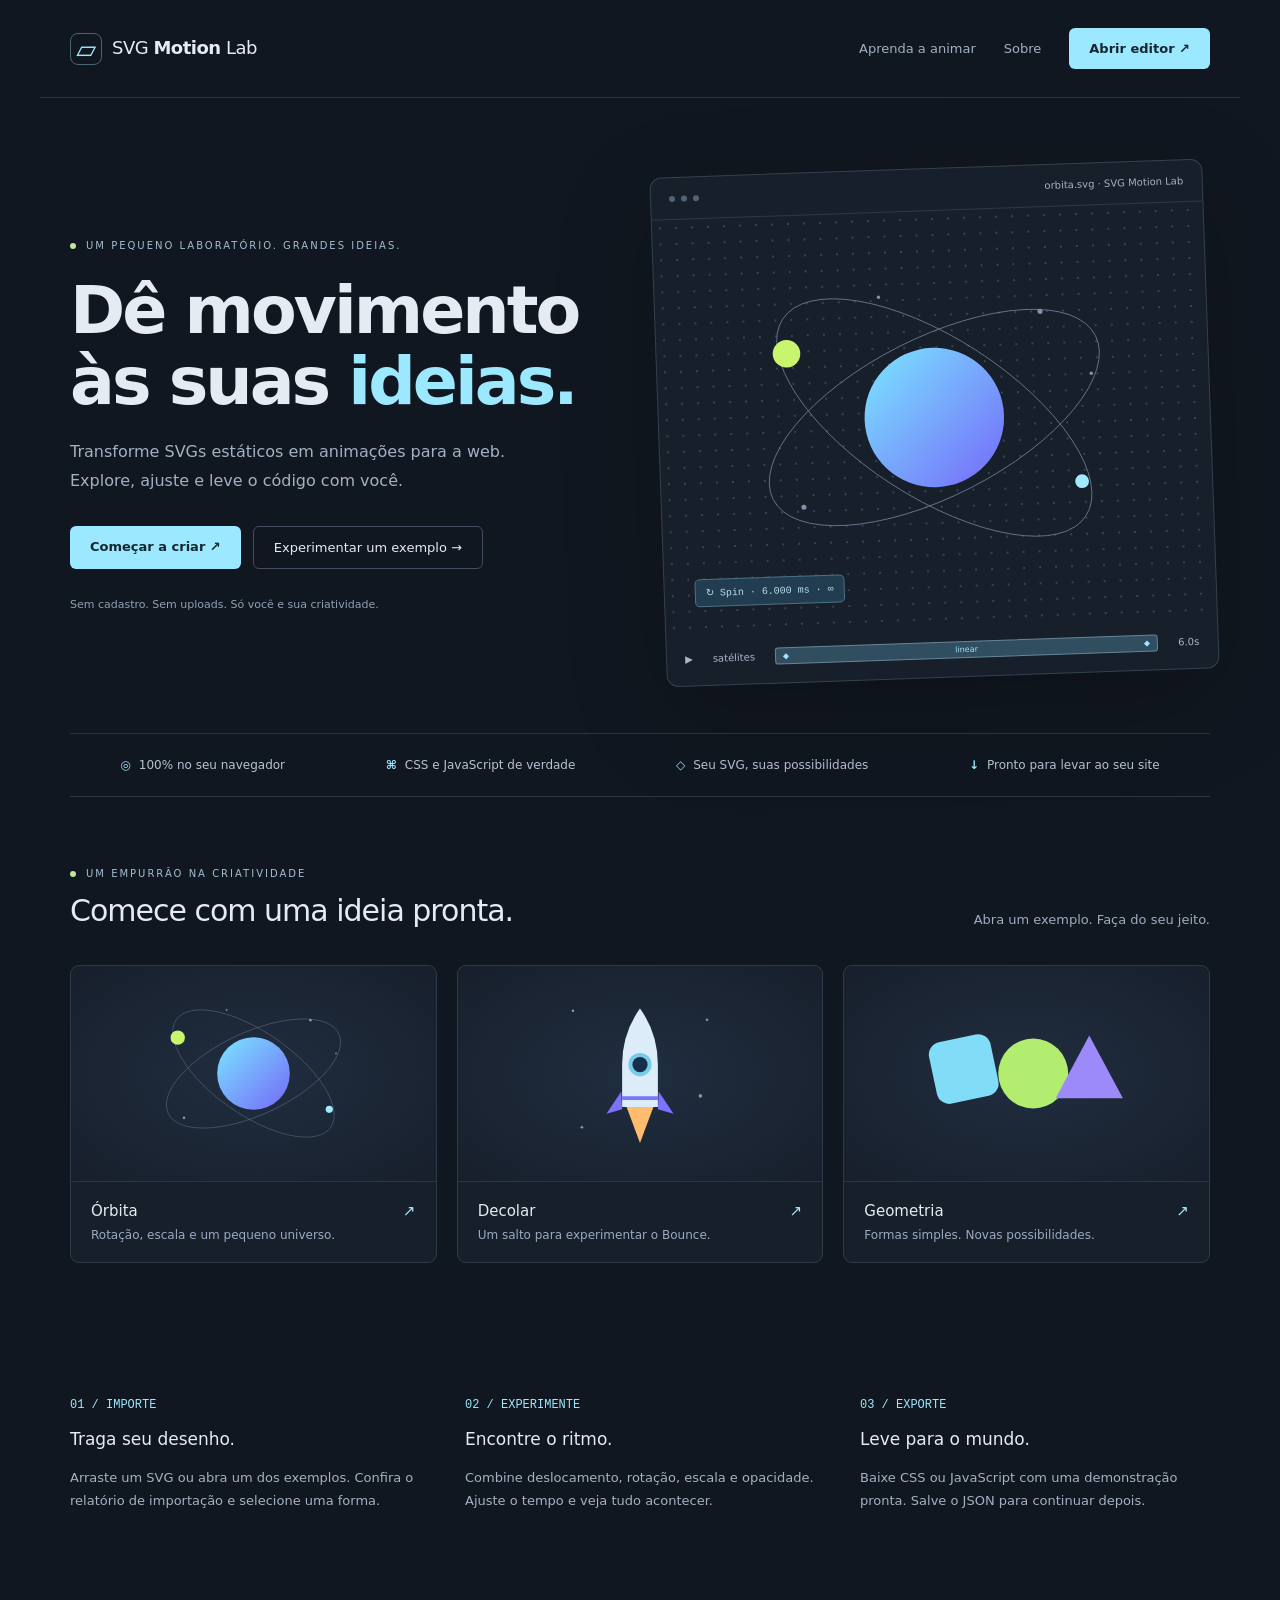
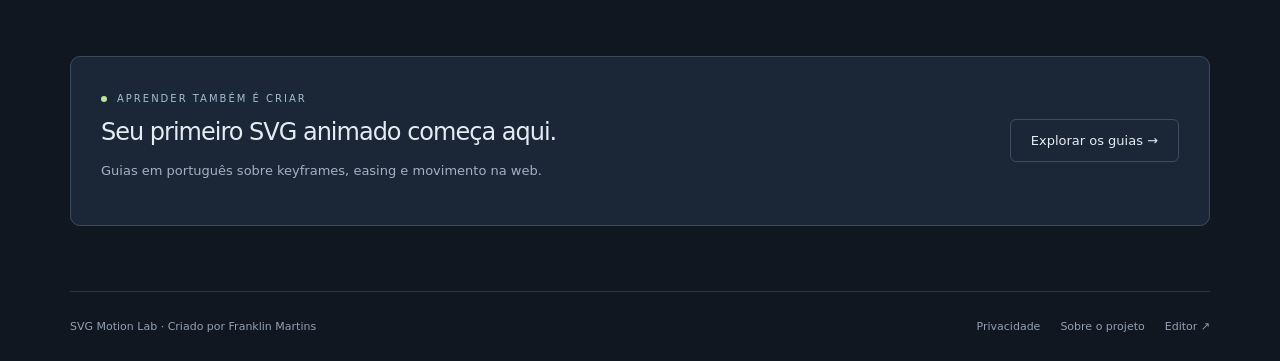
<file: index.html>
<!doctype html>
<html lang="pt-BR">
  <head>
    <meta charset="UTF-8" />
    <meta name="viewport" content="width=device-width, initial-scale=1" />
    <meta name="theme-color" content="#111720" />
    <title>SVG Motion Lab — dê movimento às suas ideias</title>
    <meta
      name="description"
      content="Anime seu SVG no navegador e exporte CSS ou JavaScript. Processamento local, sem cadastro e sem dependências no seu site."
    />
    <link rel="icon" href="/icon.svg" />
    <link rel="stylesheet" href="/site.css" />
  <meta property="og:type" content="website"><meta property="og:title" content="SVG Motion Lab — dê movimento às suas ideias"><meta property="og:description" content="Anime SVGs localmente e exporte código para a web."><link rel="canonical" href="https://svgmotion.franklem.com/"><meta property="og:url" content="https://svgmotion.franklem.com/"><script type="application/ld+json">{"@context":"https://schema.org","@type":"WebApplication","name":"SVG Motion Lab","applicationCategory":"DesignApplication","operatingSystem":"Web","url":"https://svgmotion.franklem.com","author":{"@type":"Person","name":"Franklin Martins"}}</script></head>
  <body>
    <header>
      <a class="brand" href="/"
        ><span class="mark">▱</span>SVG <b>Motion</b> Lab</a
      >
      <nav>
        <a href="/guias/animacao-svg/">Aprenda a animar</a
        ><a href="/sobre/">Sobre</a
        ><a class="button" href="/editor/">Abrir editor ↗</a>
      </nav>
    </header>
    <main>
      <section class="hero">
        <div>
          <span class="eyebrow">UM PEQUENO LABORATÓRIO. GRANDES IDEIAS.</span>
          <h1>Dê movimento<br />às suas <em>ideias.</em></h1>
          <p>
            Transforme SVGs estáticos em animações para a web. Explore, ajuste e
            leve o código com você.
          </p>
          <div class="hero-actions">
            <a class="button" href="/editor/">Começar a criar ↗</a
            ><a class="secondary" href="/editor/?exemplo=orbita"
              >Experimentar um exemplo →</a
            >
          </div>
          <span class="micro"
            >Sem cadastro. Sem uploads. Só você e sua criatividade.</span
          >
        </div>
        <div class="preview">
          <div class="preview-top">
            <i></i><i></i><i></i><span>orbita.svg · SVG Motion Lab</span>
          </div>
          <div class="preview-canvas">
            <img
              src="/examples/orbita.svg"
              alt="Ilustração de um planeta azul com órbitas e pequenos satélites"
            /><span class="preview-tag">↻ Spin · 6.000 ms · ∞</span>
          </div>
          <div class="preview-track">
            <span>▶</span><span>satélites</span>
            <div><span>◆</span><span>linear</span><span>◆</span></div>
            <span>6.0s</span>
          </div>
        </div>
      </section>
      <div class="benefits">
        <span><b>◎</b>100% no seu navegador</span
        ><span><b>⌘</b>CSS e JavaScript de verdade</span
        ><span><b>◇</b>Seu SVG, suas possibilidades</span
        ><span><b>↓</b>Pronto para levar ao seu site</span>
      </div>
      <section class="section">
        <div class="section-title">
          <div>
            <span class="eyebrow">UM EMPURRÃO NA CRIATIVIDADE</span>
            <h2>Comece com uma ideia pronta.</h2>
          </div>
          <p>Abra um exemplo. Faça do seu jeito.</p>
        </div>
        <div class="cards">
          <a class="card" href="/editor/?exemplo=orbita"
            ><img src="/examples/orbita.svg" alt="Planeta e satélites" />
            <div>
              <h3>Órbita <span>↗</span></h3>
              <p>Rotação, escala e um pequeno universo.</p>
            </div></a
          ><a class="card" href="/editor/?exemplo=foguete"
            ><img src="/examples/foguete.svg" alt="Foguete com janela azul" />
            <div>
              <h3>Decolar <span>↗</span></h3>
              <p>Um salto para experimentar o Bounce.</p>
            </div></a
          ><a class="card" href="/editor/?exemplo=formas"
            ><img
              src="/examples/formas.svg"
              alt="Quadrado, círculo e triângulo coloridos"
            />
            <div>
              <h3>Geometria <span>↗</span></h3>
              <p>Formas simples. Novas possibilidades.</p>
            </div></a
          >
        </div>
      </section>
      <section class="section">
        <div class="steps">
          <div>
            <b>01 / IMPORTE</b>
            <h3>Traga seu desenho.</h3>
            <p>
              Arraste um SVG ou abra um dos exemplos. Confira o relatório de
              importação e selecione uma forma.
            </p>
          </div>
          <div>
            <b>02 / EXPERIMENTE</b>
            <h3>Encontre o ritmo.</h3>
            <p>
              Combine deslocamento, rotação, escala e opacidade. Ajuste o tempo
              e veja tudo acontecer.
            </p>
          </div>
          <div>
            <b>03 / EXPORTE</b>
            <h3>Leve para o mundo.</h3>
            <p>
              Baixe CSS ou JavaScript com uma demonstração pronta. Salve o JSON
              para continuar depois.
            </p>
          </div>
        </div>
      </section>
      <section class="section">
        <div class="learning">
          <div>
            <span class="eyebrow">APRENDER TAMBÉM É CRIAR</span>
            <h2>Seu primeiro SVG animado começa aqui.</h2>
            <p>
              Guias em português sobre keyframes, easing e movimento na web.
            </p>
          </div>
          <a class="secondary" href="/guias/animacao-svg/"
            >Explorar os guias →</a
          >
        </div>
      </section>
    </main>
    <footer>
      <span>SVG Motion Lab · Criado por Franklin Martins</span>
      <div>
        <a href="/privacidade/">Privacidade</a
        ><a href="/sobre/">Sobre o projeto</a><a href="/editor/">Editor ↗</a>
      </div>
    </footer>
  </body>
</html>
</file>
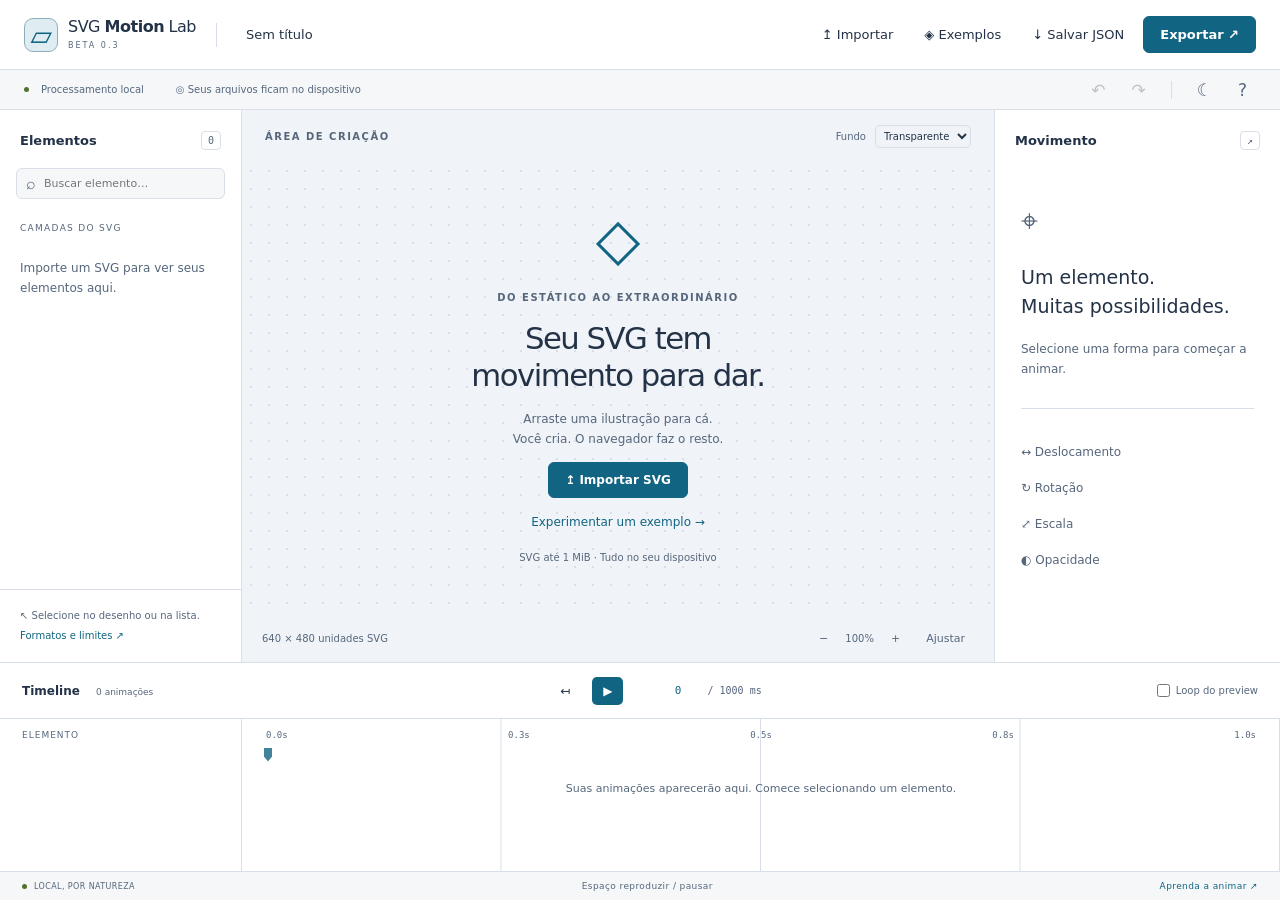
<file: editor/index.html>
<!doctype html>
<html lang="pt-BR">
  <head>
    <meta charset="UTF-8" />
    <meta name="viewport" content="width=device-width, initial-scale=1" />
    <meta name="theme-color" content="#11151d" />
    <title>Editor de animação SVG — SVG Motion Lab</title>
    <meta
      name="description"
      content="Anime seu SVG no navegador e exporte CSS ou JavaScript. Gratuito, local e sem cadastro."
    />
    <link rel="icon" href="/icon.svg" />
    <link rel="manifest" href="/manifest.webmanifest" />
    <script type="module" crossorigin src="/assets/editor-DbDL-JVI.js"></script>
    <link rel="modulepreload" crossorigin href="/assets/rolldown-runtime-W7wSyTde.js">
  <meta property="og:type" content="website"><meta property="og:title" content="Editor SVG Motion Lab"><meta property="og:description" content="Importe, anime e exporte seu SVG no navegador."><link rel="canonical" href="https://svgmotion.franklem.com/editor/"><meta property="og:url" content="https://svgmotion.franklem.com/editor/"></head>
  <body>
    <div id="root"></div>
  </body>
</html>
</file>
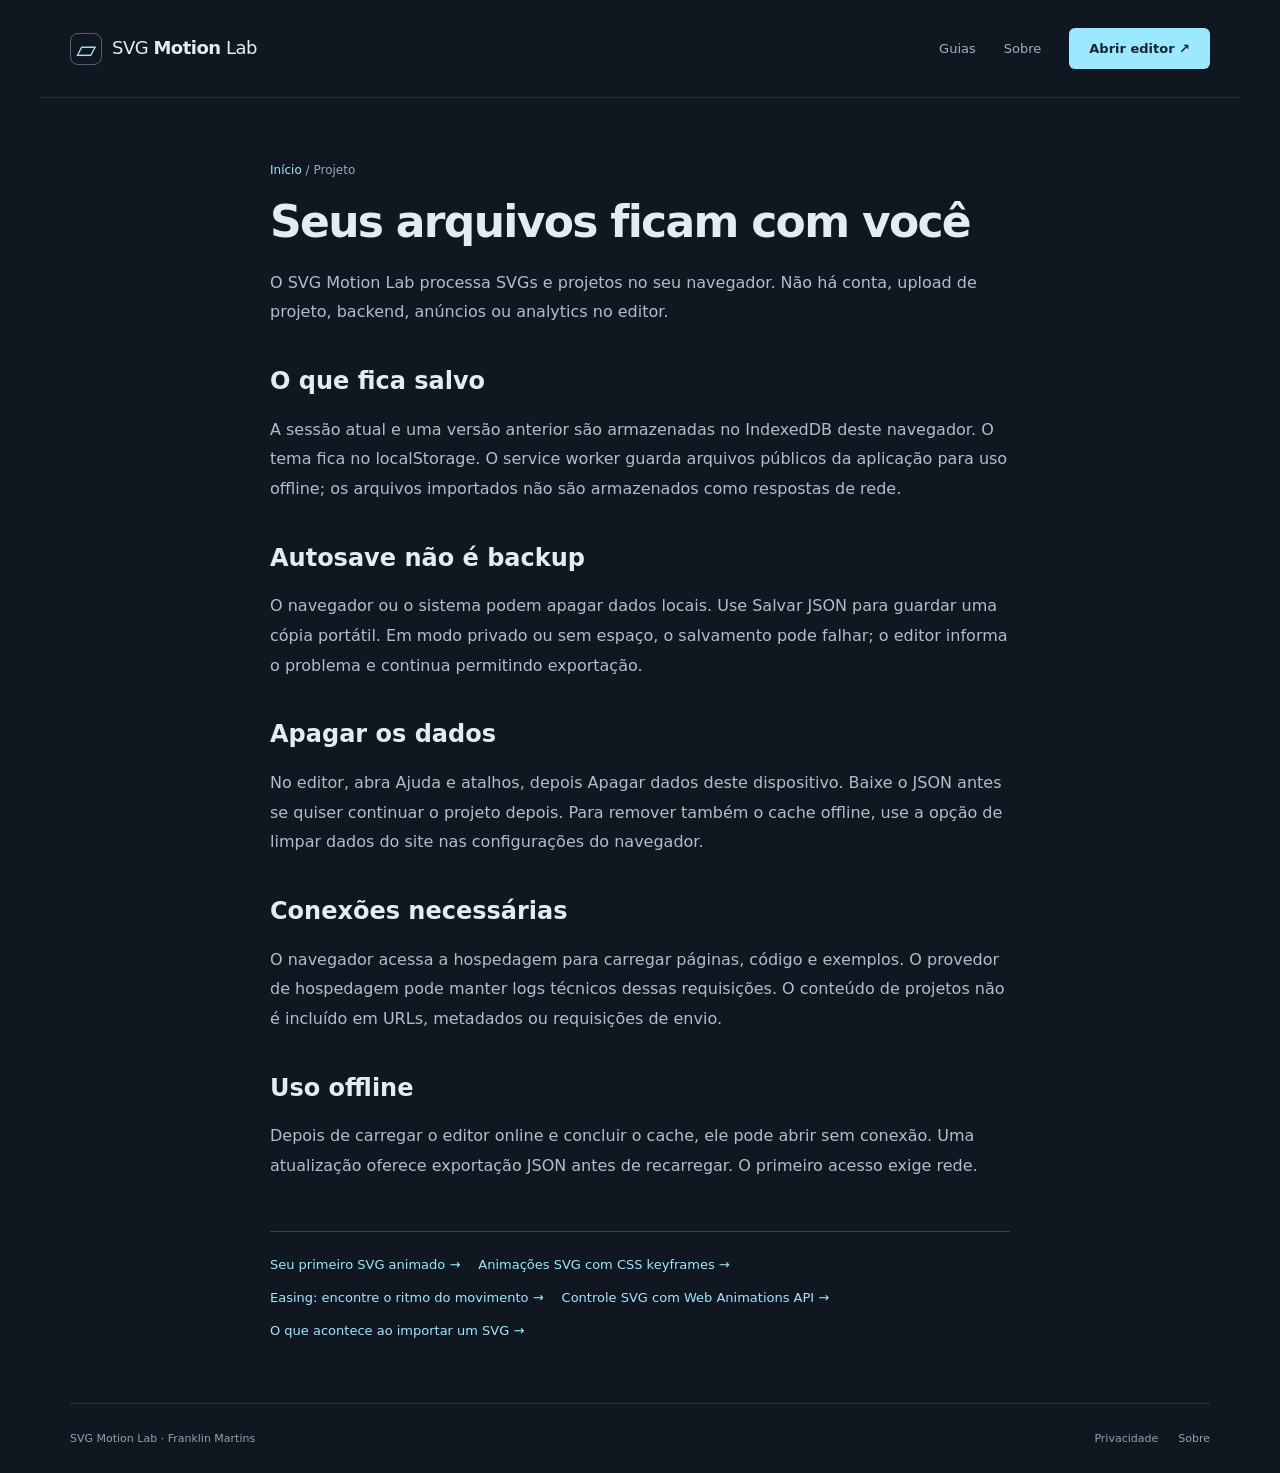
<file: privacidade/index.html>
<!doctype html><html lang="pt-BR"><head><meta charset="utf-8"><meta name="viewport" content="width=device-width,initial-scale=1"><title>Seus arquivos ficam com você — SVG Motion Lab</title><meta name="description" content="Processamento local, salvamento no navegador e controle sobre os dados do SVG Motion Lab."><meta property="og:type" content="website"><meta property="og:title" content="Seus arquivos ficam com você"><meta property="og:description" content="Processamento local, salvamento no navegador e controle sobre os dados do SVG Motion Lab."><link rel="canonical" href="https://svgmotion.franklem.com/privacidade/"><meta property="og:url" content="https://svgmotion.franklem.com/privacidade/"><link rel="icon" href="/icon.svg"><link rel="stylesheet" href="/site.css"><script type="application/ld+json">{"@context":"https://schema.org","@type":"WebPage","headline":"Seus arquivos ficam com você","author":{"@type":"Person","name":"Franklin Martins"},"url":"https://svgmotion.franklem.com/privacidade/"}</script></head><body><header><a class="brand" href="/"><span class="mark">▱</span>SVG <b>Motion</b> Lab</a><nav><a href="/guias/animacao-svg/">Guias</a><a href="/sobre/">Sobre</a><a class="button" href="/editor/">Abrir editor ↗</a></nav></header><main class="article"><div class="breadcrumb"><a href="/">Início</a> / Projeto</div><h1>Seus arquivos ficam com você</h1><p>O SVG Motion Lab processa SVGs e projetos no seu navegador. Não há conta, upload de projeto, backend, anúncios ou analytics no editor.</p><h2>O que fica salvo</h2><p>A sessão atual e uma versão anterior são armazenadas no IndexedDB deste navegador. O tema fica no localStorage. O service worker guarda arquivos públicos da aplicação para uso offline; os arquivos importados não são armazenados como respostas de rede.</p><h2>Autosave não é backup</h2><p>O navegador ou o sistema podem apagar dados locais. Use Salvar JSON para guardar uma cópia portátil. Em modo privado ou sem espaço, o salvamento pode falhar; o editor informa o problema e continua permitindo exportação.</p><h2>Apagar os dados</h2><p>No editor, abra Ajuda e atalhos, depois Apagar dados deste dispositivo. Baixe o JSON antes se quiser continuar o projeto depois. Para remover também o cache offline, use a opção de limpar dados do site nas configurações do navegador.</p><h2>Conexões necessárias</h2><p>O navegador acessa a hospedagem para carregar páginas, código e exemplos. O provedor de hospedagem pode manter logs técnicos dessas requisições. O conteúdo de projetos não é incluído em URLs, metadados ou requisições de envio.</p><h2>Uso offline</h2><p>Depois de carregar o editor online e concluir o cache, ele pode abrir sem conexão. Uma atualização oferece exportação JSON antes de recarregar. O primeiro acesso exige rede.</p><nav class="guide-nav"><a href="/guias/animacao-svg/">Seu primeiro SVG animado →</a><a href="/guias/css-keyframes/">Animações SVG com CSS keyframes →</a><a href="/guias/easing/">Easing: encontre o ritmo do movimento →</a><a href="/guias/web-animations-api/">Controle SVG com Web Animations API →</a><a href="/guias/svg-seguro/">O que acontece ao importar um SVG →</a></nav></main><footer><span>SVG Motion Lab · Franklin Martins</span><div><a href="/privacidade/">Privacidade</a><a href="/sobre/">Sobre</a></div></footer></body></html>
</file>
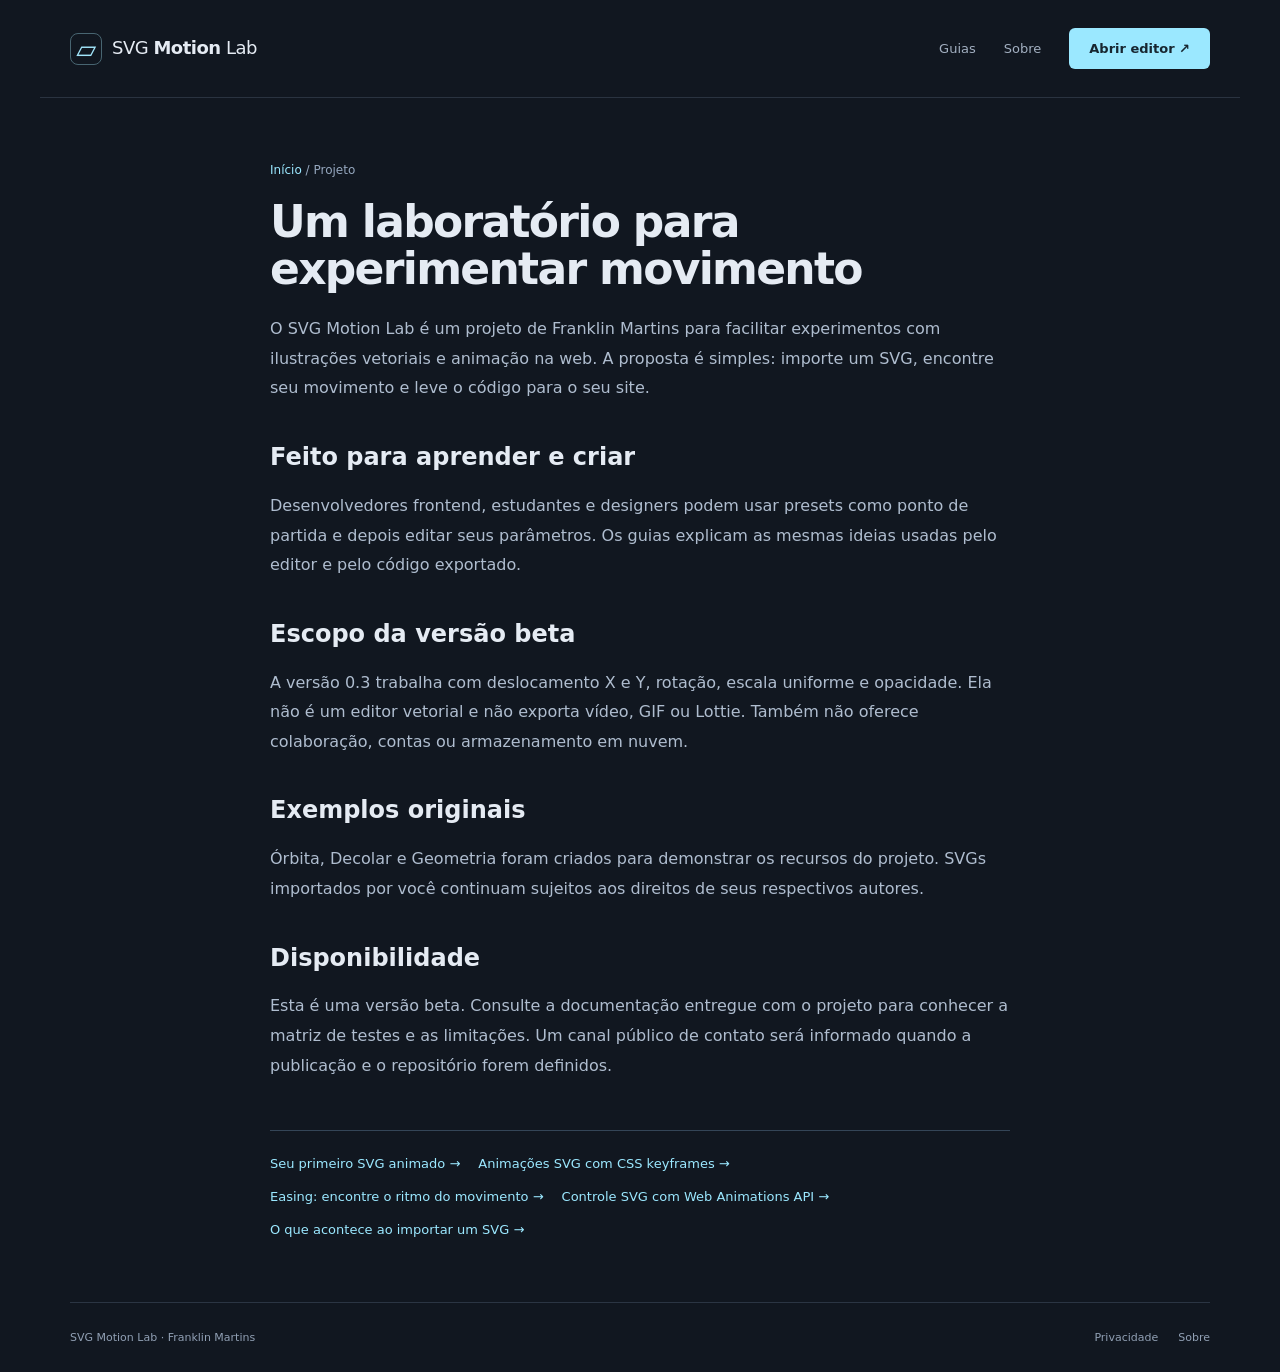
<file: sobre/index.html>
<!doctype html><html lang="pt-BR"><head><meta charset="utf-8"><meta name="viewport" content="width=device-width,initial-scale=1"><title>Um laboratório para experimentar movimento — SVG Motion Lab</title><meta name="description" content="Conheça o SVG Motion Lab, um projeto de Franklin Martins."><meta property="og:type" content="website"><meta property="og:title" content="Um laboratório para experimentar movimento"><meta property="og:description" content="Conheça o SVG Motion Lab, um projeto de Franklin Martins."><link rel="canonical" href="https://svgmotion.franklem.com/sobre/"><meta property="og:url" content="https://svgmotion.franklem.com/sobre/"><link rel="icon" href="/icon.svg"><link rel="stylesheet" href="/site.css"><script type="application/ld+json">{"@context":"https://schema.org","@type":"WebPage","headline":"Um laboratório para experimentar movimento","author":{"@type":"Person","name":"Franklin Martins"},"url":"https://svgmotion.franklem.com/sobre/"}</script></head><body><header><a class="brand" href="/"><span class="mark">▱</span>SVG <b>Motion</b> Lab</a><nav><a href="/guias/animacao-svg/">Guias</a><a href="/sobre/">Sobre</a><a class="button" href="/editor/">Abrir editor ↗</a></nav></header><main class="article"><div class="breadcrumb"><a href="/">Início</a> / Projeto</div><h1>Um laboratório para experimentar movimento</h1><p>O SVG Motion Lab é um projeto de Franklin Martins para facilitar experimentos com ilustrações vetoriais e animação na web. A proposta é simples: importe um SVG, encontre seu movimento e leve o código para o seu site.</p><h2>Feito para aprender e criar</h2><p>Desenvolvedores frontend, estudantes e designers podem usar presets como ponto de partida e depois editar seus parâmetros. Os guias explicam as mesmas ideias usadas pelo editor e pelo código exportado.</p><h2>Escopo da versão beta</h2><p>A versão 0.3 trabalha com deslocamento X e Y, rotação, escala uniforme e opacidade. Ela não é um editor vetorial e não exporta vídeo, GIF ou Lottie. Também não oferece colaboração, contas ou armazenamento em nuvem.</p><h2>Exemplos originais</h2><p>Órbita, Decolar e Geometria foram criados para demonstrar os recursos do projeto. SVGs importados por você continuam sujeitos aos direitos de seus respectivos autores.</p><h2>Disponibilidade</h2><p>Esta é uma versão beta. Consulte a documentação entregue com o projeto para conhecer a matriz de testes e as limitações. Um canal público de contato será informado quando a publicação e o repositório forem definidos.</p><nav class="guide-nav"><a href="/guias/animacao-svg/">Seu primeiro SVG animado →</a><a href="/guias/css-keyframes/">Animações SVG com CSS keyframes →</a><a href="/guias/easing/">Easing: encontre o ritmo do movimento →</a><a href="/guias/web-animations-api/">Controle SVG com Web Animations API →</a><a href="/guias/svg-seguro/">O que acontece ao importar um SVG →</a></nav></main><footer><span>SVG Motion Lab · Franklin Martins</span><div><a href="/privacidade/">Privacidade</a><a href="/sobre/">Sobre</a></div></footer></body></html>
</file>
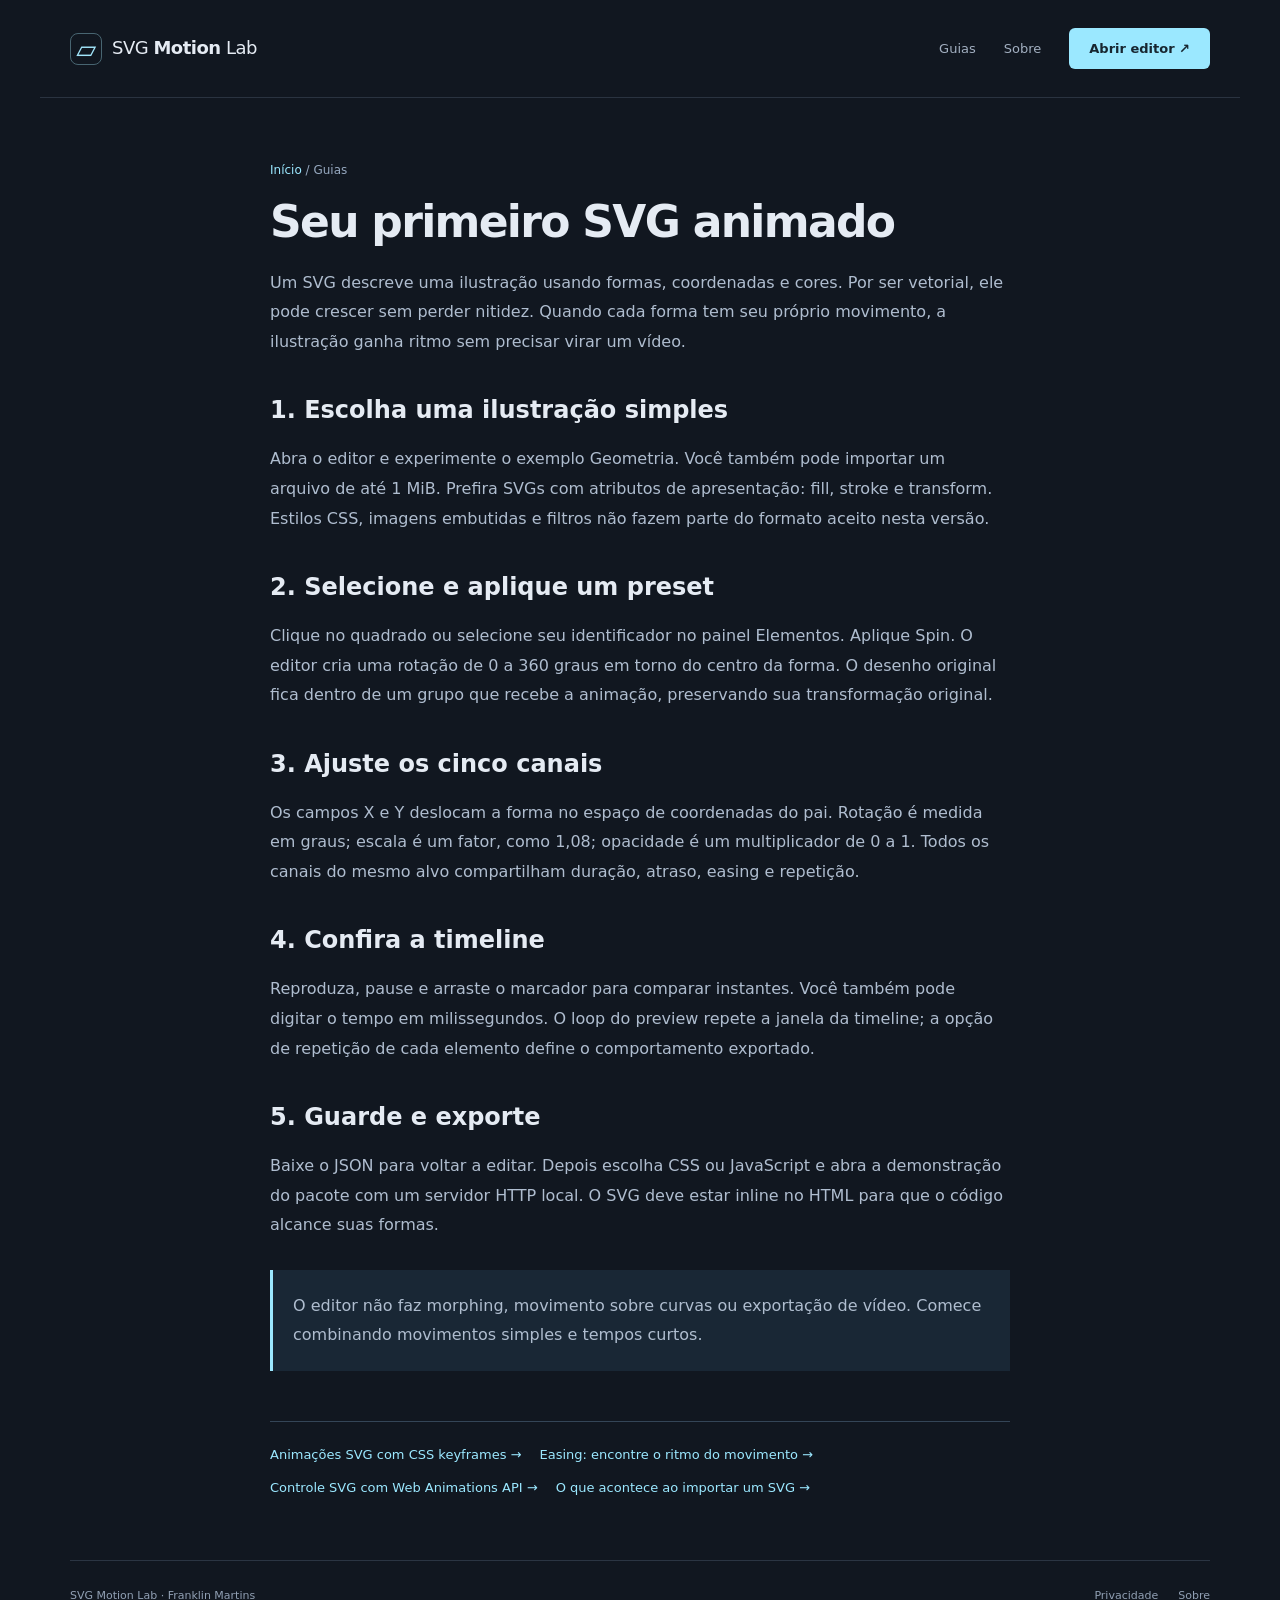
<file: guias/animacao-svg/index.html>
<!doctype html><html lang="pt-BR"><head><meta charset="utf-8"><meta name="viewport" content="width=device-width,initial-scale=1"><title>Seu primeiro SVG animado — SVG Motion Lab</title><meta name="description" content="Aprenda a importar, selecionar e animar um SVG com cinco canais e exportar o resultado."><meta property="og:type" content="article"><meta property="og:title" content="Seu primeiro SVG animado"><meta property="og:description" content="Aprenda a importar, selecionar e animar um SVG com cinco canais e exportar o resultado."><link rel="canonical" href="https://svgmotion.franklem.com/guias/animacao-svg/"><meta property="og:url" content="https://svgmotion.franklem.com/guias/animacao-svg/"><link rel="icon" href="/icon.svg"><link rel="stylesheet" href="/site.css"><script type="application/ld+json">{"@context":"https://schema.org","@type":"Article","headline":"Seu primeiro SVG animado","author":{"@type":"Person","name":"Franklin Martins"},"url":"https://svgmotion.franklem.com/guias/animacao-svg/"}</script><script type="application/ld+json">{"@context":"https://schema.org","@type":"BreadcrumbList","itemListElement":[{"@type":"ListItem","position":1,"name":"Início","item":"https://svgmotion.franklem.com/"},{"@type":"ListItem","position":2,"name":"Seu primeiro SVG animado","item":"https://svgmotion.franklem.com/guias/animacao-svg/"}]}</script></head><body><header><a class="brand" href="/"><span class="mark">▱</span>SVG <b>Motion</b> Lab</a><nav><a href="/guias/animacao-svg/">Guias</a><a href="/sobre/">Sobre</a><a class="button" href="/editor/">Abrir editor ↗</a></nav></header><main class="article"><div class="breadcrumb"><a href="/">Início</a> / Guias</div><h1>Seu primeiro SVG animado</h1><p>Um SVG descreve uma ilustração usando formas, coordenadas e cores. Por ser vetorial, ele pode crescer sem perder nitidez. Quando cada forma tem seu próprio movimento, a ilustração ganha ritmo sem precisar virar um vídeo.</p><h2>1. Escolha uma ilustração simples</h2><p>Abra o editor e experimente o exemplo Geometria. Você também pode importar um arquivo de até 1 MiB. Prefira SVGs com atributos de apresentação: fill, stroke e transform. Estilos CSS, imagens embutidas e filtros não fazem parte do formato aceito nesta versão.</p><h2>2. Selecione e aplique um preset</h2><p>Clique no quadrado ou selecione seu identificador no painel Elementos. Aplique Spin. O editor cria uma rotação de 0 a 360 graus em torno do centro da forma. O desenho original fica dentro de um grupo que recebe a animação, preservando sua transformação original.</p><h2>3. Ajuste os cinco canais</h2><p>Os campos X e Y deslocam a forma no espaço de coordenadas do pai. Rotação é medida em graus; escala é um fator, como 1,08; opacidade é um multiplicador de 0 a 1. Todos os canais do mesmo alvo compartilham duração, atraso, easing e repetição.</p><h2>4. Confira a timeline</h2><p>Reproduza, pause e arraste o marcador para comparar instantes. Você também pode digitar o tempo em milissegundos. O loop do preview repete a janela da timeline; a opção de repetição de cada elemento define o comportamento exportado.</p><h2>5. Guarde e exporte</h2><p>Baixe o JSON para voltar a editar. Depois escolha CSS ou JavaScript e abra a demonstração do pacote com um servidor HTTP local. O SVG deve estar inline no HTML para que o código alcance suas formas.</p><aside><p>O editor não faz morphing, movimento sobre curvas ou exportação de vídeo. Comece combinando movimentos simples e tempos curtos.</p></aside><nav class="guide-nav"><a href="/guias/css-keyframes/">Animações SVG com CSS keyframes →</a><a href="/guias/easing/">Easing: encontre o ritmo do movimento →</a><a href="/guias/web-animations-api/">Controle SVG com Web Animations API →</a><a href="/guias/svg-seguro/">O que acontece ao importar um SVG →</a></nav></main><footer><span>SVG Motion Lab · Franklin Martins</span><div><a href="/privacidade/">Privacidade</a><a href="/sobre/">Sobre</a></div></footer></body></html>
</file>
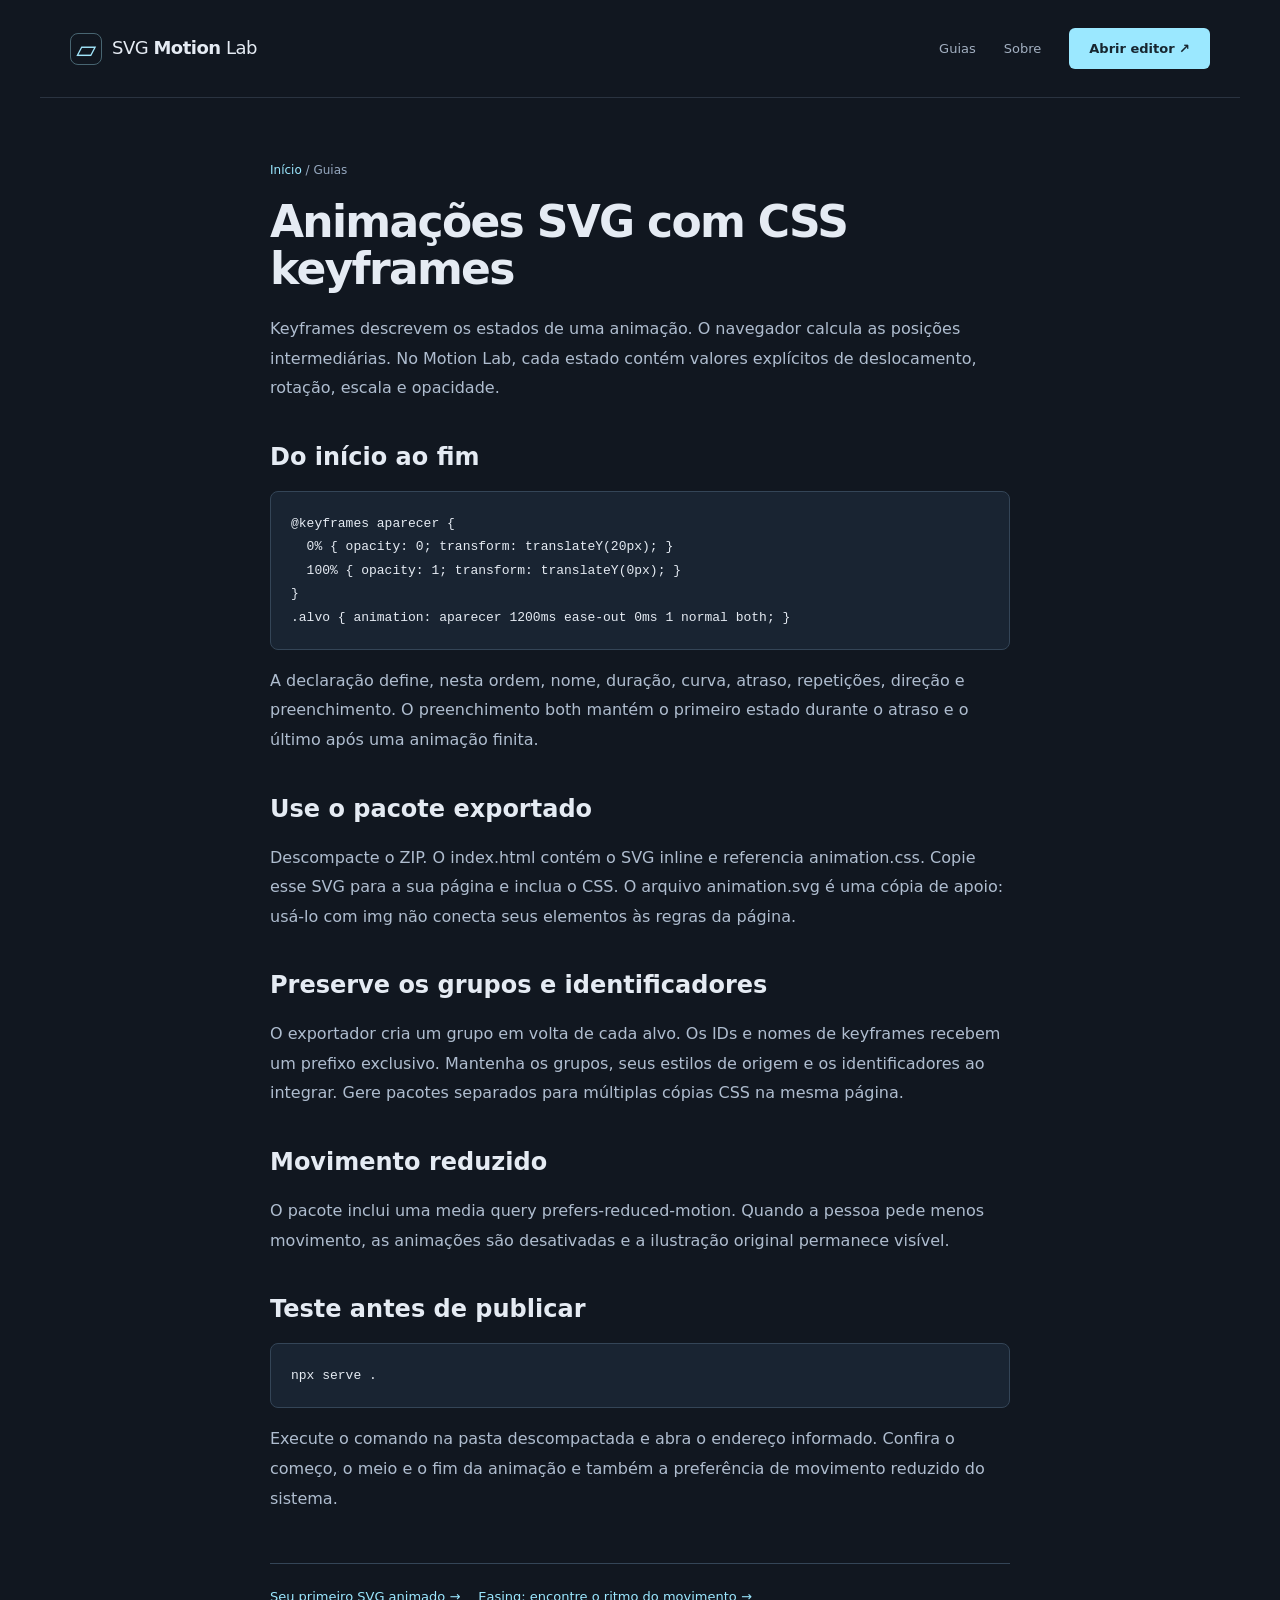
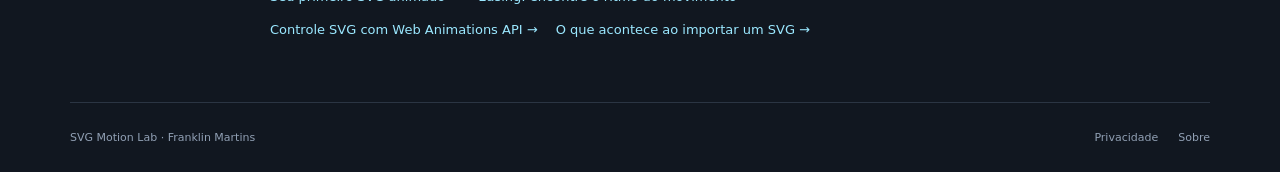
<file: guias/css-keyframes/index.html>
<!doctype html><html lang="pt-BR"><head><meta charset="utf-8"><meta name="viewport" content="width=device-width,initial-scale=1"><title>Animações SVG com CSS keyframes — SVG Motion Lab</title><meta name="description" content="Entenda offsets, duração, direção e como integrar o pacote CSS do SVG Motion Lab."><meta property="og:type" content="article"><meta property="og:title" content="Animações SVG com CSS keyframes"><meta property="og:description" content="Entenda offsets, duração, direção e como integrar o pacote CSS do SVG Motion Lab."><link rel="canonical" href="https://svgmotion.franklem.com/guias/css-keyframes/"><meta property="og:url" content="https://svgmotion.franklem.com/guias/css-keyframes/"><link rel="icon" href="/icon.svg"><link rel="stylesheet" href="/site.css"><script type="application/ld+json">{"@context":"https://schema.org","@type":"Article","headline":"Animações SVG com CSS keyframes","author":{"@type":"Person","name":"Franklin Martins"},"url":"https://svgmotion.franklem.com/guias/css-keyframes/"}</script><script type="application/ld+json">{"@context":"https://schema.org","@type":"BreadcrumbList","itemListElement":[{"@type":"ListItem","position":1,"name":"Início","item":"https://svgmotion.franklem.com/"},{"@type":"ListItem","position":2,"name":"Animações SVG com CSS keyframes","item":"https://svgmotion.franklem.com/guias/css-keyframes/"}]}</script></head><body><header><a class="brand" href="/"><span class="mark">▱</span>SVG <b>Motion</b> Lab</a><nav><a href="/guias/animacao-svg/">Guias</a><a href="/sobre/">Sobre</a><a class="button" href="/editor/">Abrir editor ↗</a></nav></header><main class="article"><div class="breadcrumb"><a href="/">Início</a> / Guias</div><h1>Animações SVG com CSS keyframes</h1><p>Keyframes descrevem os estados de uma animação. O navegador calcula as posições intermediárias. No Motion Lab, cada estado contém valores explícitos de deslocamento, rotação, escala e opacidade.</p><h2>Do início ao fim</h2><pre>@keyframes aparecer {
  0% { opacity: 0; transform: translateY(20px); }
  100% { opacity: 1; transform: translateY(0px); }
}
.alvo { animation: aparecer 1200ms ease-out 0ms 1 normal both; }</pre><p>A declaração define, nesta ordem, nome, duração, curva, atraso, repetições, direção e preenchimento. O preenchimento both mantém o primeiro estado durante o atraso e o último após uma animação finita.</p><h2>Use o pacote exportado</h2><p>Descompacte o ZIP. O index.html contém o SVG inline e referencia animation.css. Copie esse SVG para a sua página e inclua o CSS. O arquivo animation.svg é uma cópia de apoio: usá-lo com img não conecta seus elementos às regras da página.</p><h2>Preserve os grupos e identificadores</h2><p>O exportador cria um grupo em volta de cada alvo. Os IDs e nomes de keyframes recebem um prefixo exclusivo. Mantenha os grupos, seus estilos de origem e os identificadores ao integrar. Gere pacotes separados para múltiplas cópias CSS na mesma página.</p><h2>Movimento reduzido</h2><p>O pacote inclui uma media query prefers-reduced-motion. Quando a pessoa pede menos movimento, as animações são desativadas e a ilustração original permanece visível.</p><h2>Teste antes de publicar</h2><pre>npx serve .</pre><p>Execute o comando na pasta descompactada e abra o endereço informado. Confira o começo, o meio e o fim da animação e também a preferência de movimento reduzido do sistema.</p><nav class="guide-nav"><a href="/guias/animacao-svg/">Seu primeiro SVG animado →</a><a href="/guias/easing/">Easing: encontre o ritmo do movimento →</a><a href="/guias/web-animations-api/">Controle SVG com Web Animations API →</a><a href="/guias/svg-seguro/">O que acontece ao importar um SVG →</a></nav></main><footer><span>SVG Motion Lab · Franklin Martins</span><div><a href="/privacidade/">Privacidade</a><a href="/sobre/">Sobre</a></div></footer></body></html>
</file>
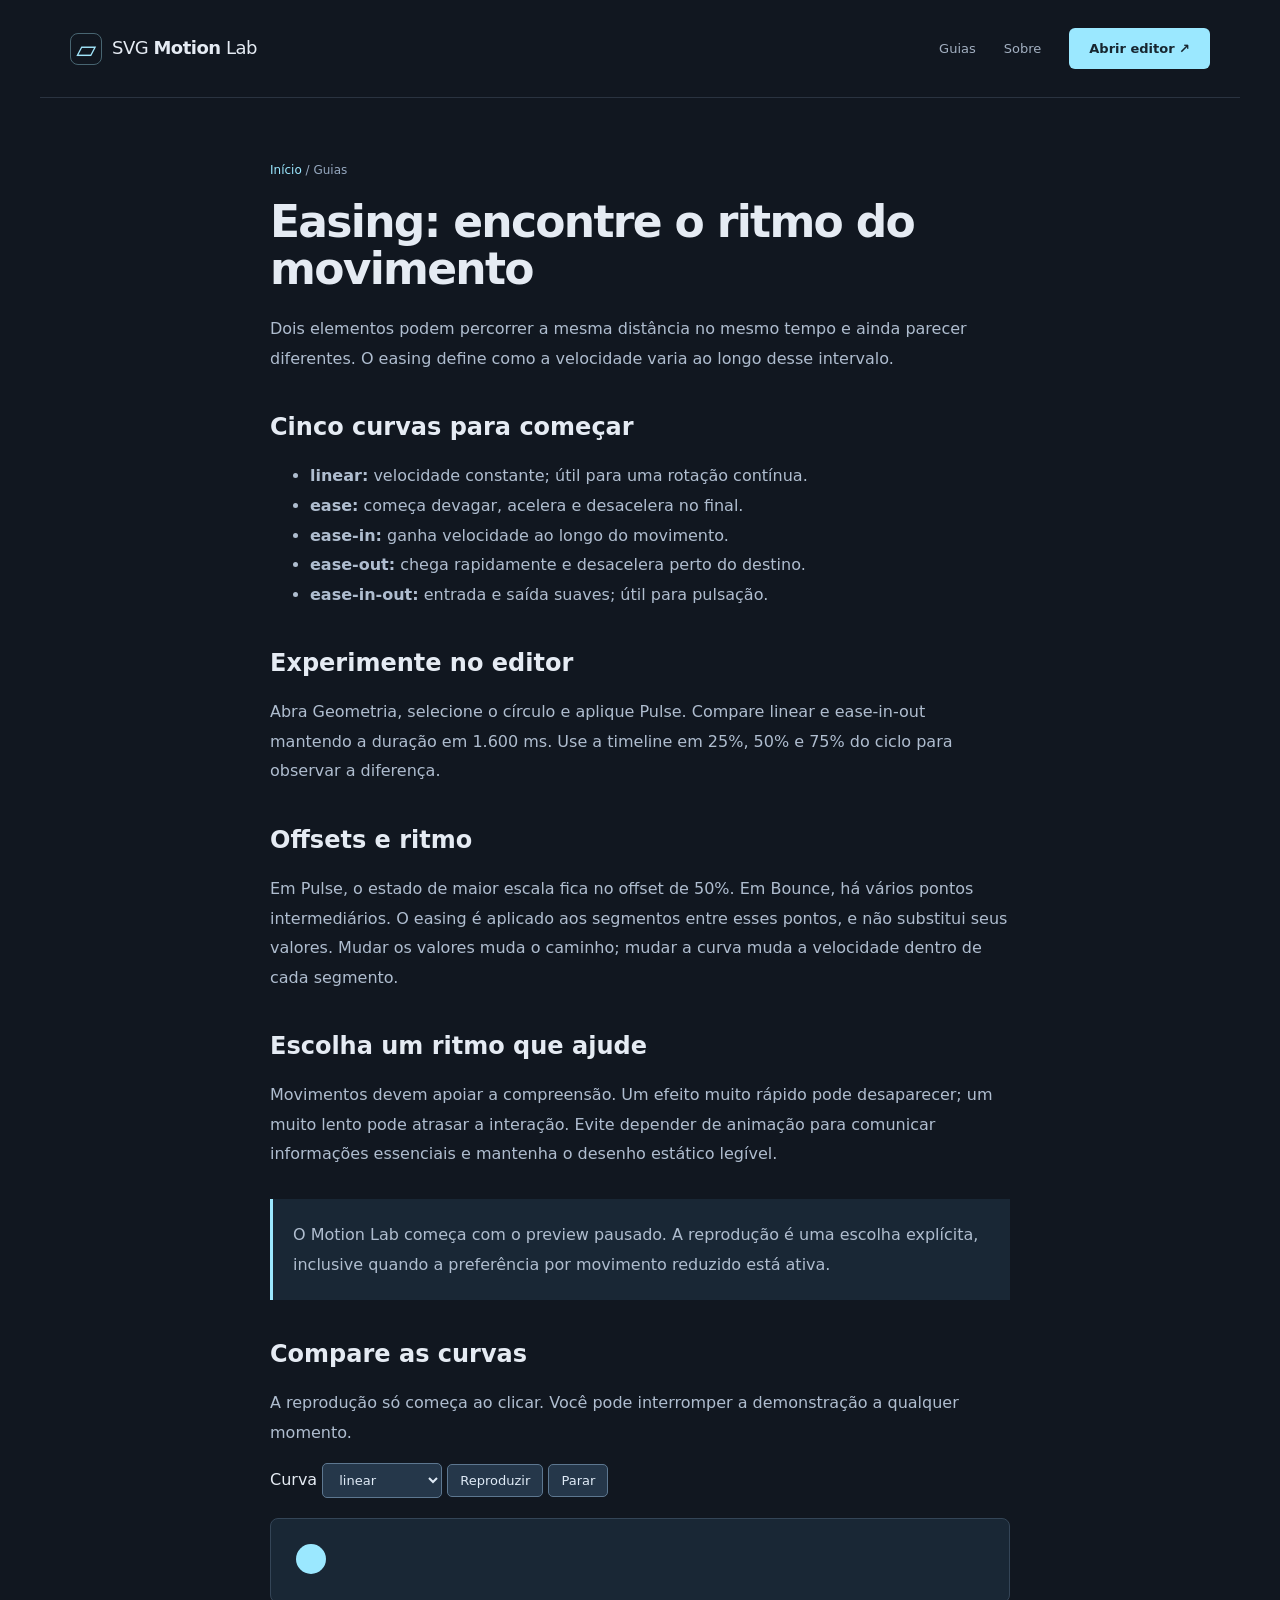
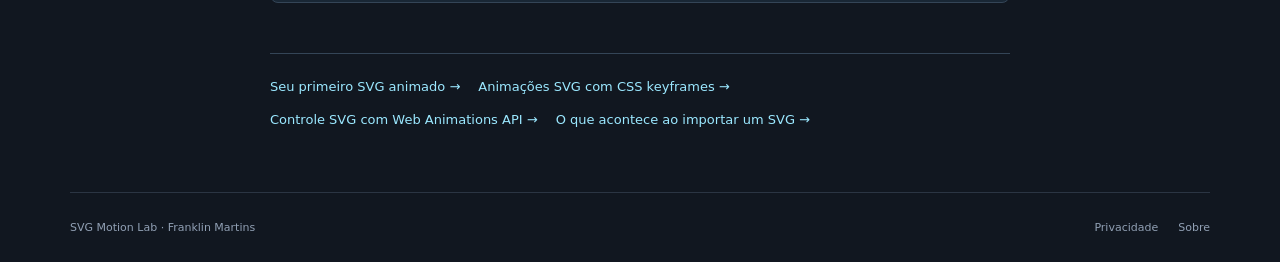
<file: guias/easing/index.html>
<!doctype html><html lang="pt-BR"><head><meta charset="utf-8"><meta name="viewport" content="width=device-width,initial-scale=1"><title>Easing: encontre o ritmo do movimento — SVG Motion Lab</title><meta name="description" content="Compare curvas de aceleração e escolha o ritmo para seu SVG."><meta property="og:type" content="article"><meta property="og:title" content="Easing: encontre o ritmo do movimento"><meta property="og:description" content="Compare curvas de aceleração e escolha o ritmo para seu SVG."><link rel="canonical" href="https://svgmotion.franklem.com/guias/easing/"><meta property="og:url" content="https://svgmotion.franklem.com/guias/easing/"><link rel="icon" href="/icon.svg"><link rel="stylesheet" href="/site.css"><script type="application/ld+json">{"@context":"https://schema.org","@type":"Article","headline":"Easing: encontre o ritmo do movimento","author":{"@type":"Person","name":"Franklin Martins"},"url":"https://svgmotion.franklem.com/guias/easing/"}</script><script type="application/ld+json">{"@context":"https://schema.org","@type":"BreadcrumbList","itemListElement":[{"@type":"ListItem","position":1,"name":"Início","item":"https://svgmotion.franklem.com/"},{"@type":"ListItem","position":2,"name":"Easing: encontre o ritmo do movimento","item":"https://svgmotion.franklem.com/guias/easing/"}]}</script></head><body><header><a class="brand" href="/"><span class="mark">▱</span>SVG <b>Motion</b> Lab</a><nav><a href="/guias/animacao-svg/">Guias</a><a href="/sobre/">Sobre</a><a class="button" href="/editor/">Abrir editor ↗</a></nav></header><main class="article"><div class="breadcrumb"><a href="/">Início</a> / Guias</div><h1>Easing: encontre o ritmo do movimento</h1><p>Dois elementos podem percorrer a mesma distância no mesmo tempo e ainda parecer diferentes. O easing define como a velocidade varia ao longo desse intervalo.</p><h2>Cinco curvas para começar</h2><ul><li><strong>linear:</strong> velocidade constante; útil para uma rotação contínua.</li><li><strong>ease:</strong> começa devagar, acelera e desacelera no final.</li><li><strong>ease-in:</strong> ganha velocidade ao longo do movimento.</li><li><strong>ease-out:</strong> chega rapidamente e desacelera perto do destino.</li><li><strong>ease-in-out:</strong> entrada e saída suaves; útil para pulsação.</li></ul><h2>Experimente no editor</h2><p>Abra Geometria, selecione o círculo e aplique Pulse. Compare linear e ease-in-out mantendo a duração em 1.600 ms. Use a timeline em 25%, 50% e 75% do ciclo para observar a diferença.</p><h2>Offsets e ritmo</h2><p>Em Pulse, o estado de maior escala fica no offset de 50%. Em Bounce, há vários pontos intermediários. O easing é aplicado aos segmentos entre esses pontos, e não substitui seus valores. Mudar os valores muda o caminho; mudar a curva muda a velocidade dentro de cada segmento.</p><h2>Escolha um ritmo que ajude</h2><p>Movimentos devem apoiar a compreensão. Um efeito muito rápido pode desaparecer; um muito lento pode atrasar a interação. Evite depender de animação para comunicar informações essenciais e mantenha o desenho estático legível.</p><aside><p>O Motion Lab começa com o preview pausado. A reprodução é uma escolha explícita, inclusive quando a preferência por movimento reduzido está ativa.</p></aside><h2>Compare as curvas</h2><p>A reprodução só começa ao clicar. Você pode interromper a demonstração a qualquer momento.</p><label for="easing-curve">Curva </label><select id="easing-curve"><option>linear</option><option>ease</option><option>ease-in</option><option>ease-out</option><option>ease-in-out</option></select> <button id="easing-play">Reproduzir</button> <button id="easing-stop">Parar</button><div class="easing-demo" aria-label="Demonstração de deslocamento"><span></span></div><script src="/easing.js" defer></script><nav class="guide-nav"><a href="/guias/animacao-svg/">Seu primeiro SVG animado →</a><a href="/guias/css-keyframes/">Animações SVG com CSS keyframes →</a><a href="/guias/web-animations-api/">Controle SVG com Web Animations API →</a><a href="/guias/svg-seguro/">O que acontece ao importar um SVG →</a></nav></main><footer><span>SVG Motion Lab · Franklin Martins</span><div><a href="/privacidade/">Privacidade</a><a href="/sobre/">Sobre</a></div></footer></body></html>
</file>
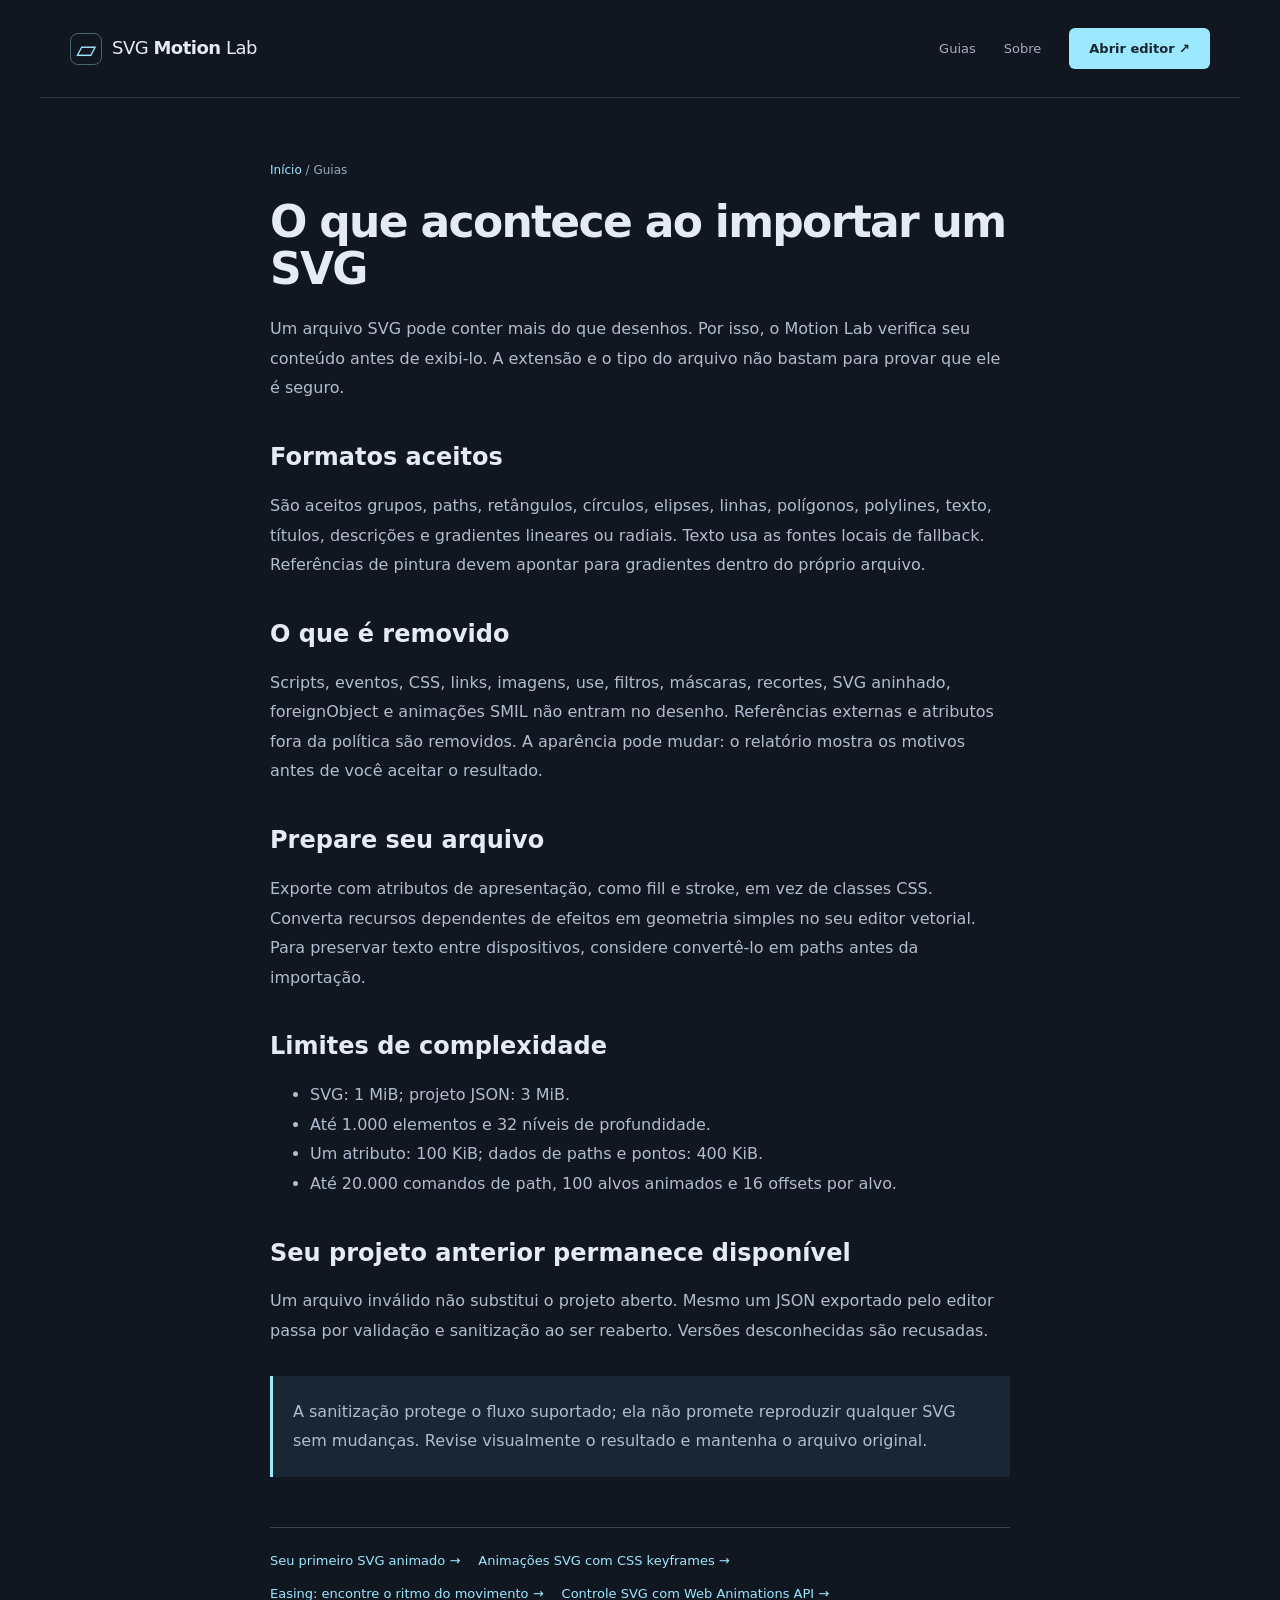
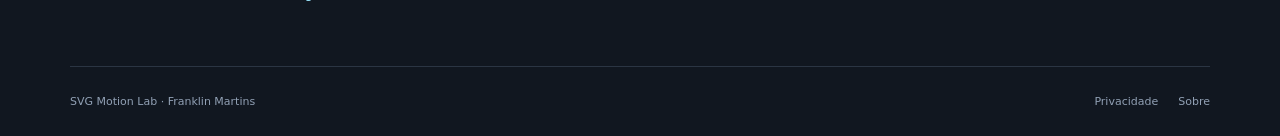
<file: guias/svg-seguro/index.html>
<!doctype html><html lang="pt-BR"><head><meta charset="utf-8"><meta name="viewport" content="width=device-width,initial-scale=1"><title>O que acontece ao importar um SVG — SVG Motion Lab</title><meta name="description" content="Conheça o subconjunto suportado, o relatório de remoções e os limites da importação."><meta property="og:type" content="article"><meta property="og:title" content="O que acontece ao importar um SVG"><meta property="og:description" content="Conheça o subconjunto suportado, o relatório de remoções e os limites da importação."><link rel="canonical" href="https://svgmotion.franklem.com/guias/svg-seguro/"><meta property="og:url" content="https://svgmotion.franklem.com/guias/svg-seguro/"><link rel="icon" href="/icon.svg"><link rel="stylesheet" href="/site.css"><script type="application/ld+json">{"@context":"https://schema.org","@type":"Article","headline":"O que acontece ao importar um SVG","author":{"@type":"Person","name":"Franklin Martins"},"url":"https://svgmotion.franklem.com/guias/svg-seguro/"}</script><script type="application/ld+json">{"@context":"https://schema.org","@type":"BreadcrumbList","itemListElement":[{"@type":"ListItem","position":1,"name":"Início","item":"https://svgmotion.franklem.com/"},{"@type":"ListItem","position":2,"name":"O que acontece ao importar um SVG","item":"https://svgmotion.franklem.com/guias/svg-seguro/"}]}</script></head><body><header><a class="brand" href="/"><span class="mark">▱</span>SVG <b>Motion</b> Lab</a><nav><a href="/guias/animacao-svg/">Guias</a><a href="/sobre/">Sobre</a><a class="button" href="/editor/">Abrir editor ↗</a></nav></header><main class="article"><div class="breadcrumb"><a href="/">Início</a> / Guias</div><h1>O que acontece ao importar um SVG</h1><p>Um arquivo SVG pode conter mais do que desenhos. Por isso, o Motion Lab verifica seu conteúdo antes de exibi-lo. A extensão e o tipo do arquivo não bastam para provar que ele é seguro.</p><h2>Formatos aceitos</h2><p>São aceitos grupos, paths, retângulos, círculos, elipses, linhas, polígonos, polylines, texto, títulos, descrições e gradientes lineares ou radiais. Texto usa as fontes locais de fallback. Referências de pintura devem apontar para gradientes dentro do próprio arquivo.</p><h2>O que é removido</h2><p>Scripts, eventos, CSS, links, imagens, use, filtros, máscaras, recortes, SVG aninhado, foreignObject e animações SMIL não entram no desenho. Referências externas e atributos fora da política são removidos. A aparência pode mudar: o relatório mostra os motivos antes de você aceitar o resultado.</p><h2>Prepare seu arquivo</h2><p>Exporte com atributos de apresentação, como fill e stroke, em vez de classes CSS. Converta recursos dependentes de efeitos em geometria simples no seu editor vetorial. Para preservar texto entre dispositivos, considere convertê-lo em paths antes da importação.</p><h2>Limites de complexidade</h2><ul><li>SVG: 1 MiB; projeto JSON: 3 MiB.</li><li>Até 1.000 elementos e 32 níveis de profundidade.</li><li>Um atributo: 100 KiB; dados de paths e pontos: 400 KiB.</li><li>Até 20.000 comandos de path, 100 alvos animados e 16 offsets por alvo.</li></ul><h2>Seu projeto anterior permanece disponível</h2><p>Um arquivo inválido não substitui o projeto aberto. Mesmo um JSON exportado pelo editor passa por validação e sanitização ao ser reaberto. Versões desconhecidas são recusadas.</p><aside><p>A sanitização protege o fluxo suportado; ela não promete reproduzir qualquer SVG sem mudanças. Revise visualmente o resultado e mantenha o arquivo original.</p></aside><nav class="guide-nav"><a href="/guias/animacao-svg/">Seu primeiro SVG animado →</a><a href="/guias/css-keyframes/">Animações SVG com CSS keyframes →</a><a href="/guias/easing/">Easing: encontre o ritmo do movimento →</a><a href="/guias/web-animations-api/">Controle SVG com Web Animations API →</a></nav></main><footer><span>SVG Motion Lab · Franklin Martins</span><div><a href="/privacidade/">Privacidade</a><a href="/sobre/">Sobre</a></div></footer></body></html>
</file>
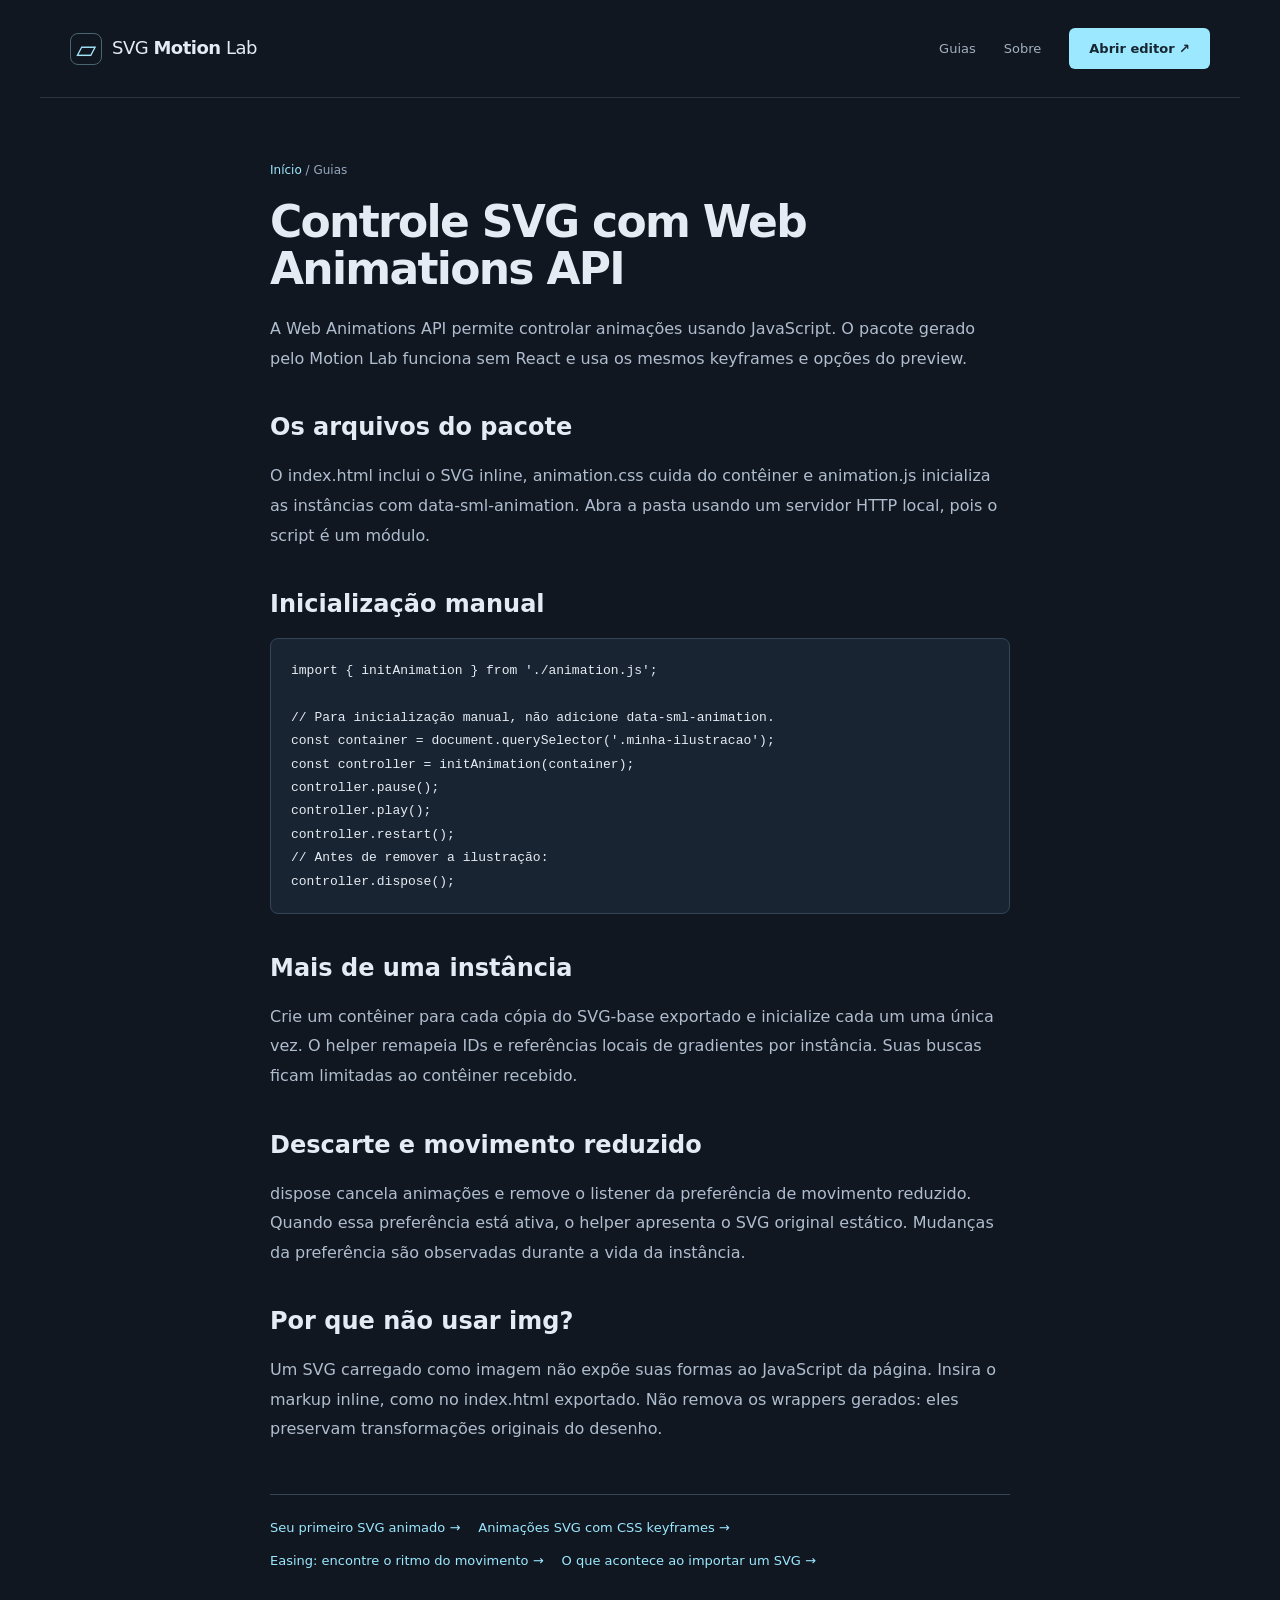
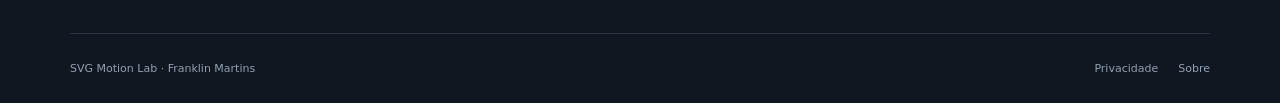
<file: guias/web-animations-api/index.html>
<!doctype html><html lang="pt-BR"><head><meta charset="utf-8"><meta name="viewport" content="width=device-width,initial-scale=1"><title>Controle SVG com Web Animations API — SVG Motion Lab</title><meta name="description" content="Use o pacote JavaScript para reproduzir, pausar, reiniciar e descartar animações."><meta property="og:type" content="article"><meta property="og:title" content="Controle SVG com Web Animations API"><meta property="og:description" content="Use o pacote JavaScript para reproduzir, pausar, reiniciar e descartar animações."><link rel="canonical" href="https://svgmotion.franklem.com/guias/web-animations-api/"><meta property="og:url" content="https://svgmotion.franklem.com/guias/web-animations-api/"><link rel="icon" href="/icon.svg"><link rel="stylesheet" href="/site.css"><script type="application/ld+json">{"@context":"https://schema.org","@type":"Article","headline":"Controle SVG com Web Animations API","author":{"@type":"Person","name":"Franklin Martins"},"url":"https://svgmotion.franklem.com/guias/web-animations-api/"}</script><script type="application/ld+json">{"@context":"https://schema.org","@type":"BreadcrumbList","itemListElement":[{"@type":"ListItem","position":1,"name":"Início","item":"https://svgmotion.franklem.com/"},{"@type":"ListItem","position":2,"name":"Controle SVG com Web Animations API","item":"https://svgmotion.franklem.com/guias/web-animations-api/"}]}</script></head><body><header><a class="brand" href="/"><span class="mark">▱</span>SVG <b>Motion</b> Lab</a><nav><a href="/guias/animacao-svg/">Guias</a><a href="/sobre/">Sobre</a><a class="button" href="/editor/">Abrir editor ↗</a></nav></header><main class="article"><div class="breadcrumb"><a href="/">Início</a> / Guias</div><h1>Controle SVG com Web Animations API</h1><p>A Web Animations API permite controlar animações usando JavaScript. O pacote gerado pelo Motion Lab funciona sem React e usa os mesmos keyframes e opções do preview.</p><h2>Os arquivos do pacote</h2><p>O index.html inclui o SVG inline, animation.css cuida do contêiner e animation.js inicializa as instâncias com data-sml-animation. Abra a pasta usando um servidor HTTP local, pois o script é um módulo.</p><h2>Inicialização manual</h2><pre>import { initAnimation } from './animation.js';

// Para inicialização manual, não adicione data-sml-animation.
const container = document.querySelector('.minha-ilustracao');
const controller = initAnimation(container);
controller.pause();
controller.play();
controller.restart();
// Antes de remover a ilustração:
controller.dispose();</pre><h2>Mais de uma instância</h2><p>Crie um contêiner para cada cópia do SVG-base exportado e inicialize cada um uma única vez. O helper remapeia IDs e referências locais de gradientes por instância. Suas buscas ficam limitadas ao contêiner recebido.</p><h2>Descarte e movimento reduzido</h2><p>dispose cancela animações e remove o listener da preferência de movimento reduzido. Quando essa preferência está ativa, o helper apresenta o SVG original estático. Mudanças da preferência são observadas durante a vida da instância.</p><h2>Por que não usar img?</h2><p>Um SVG carregado como imagem não expõe suas formas ao JavaScript da página. Insira o markup inline, como no index.html exportado. Não remova os wrappers gerados: eles preservam transformações originais do desenho.</p><nav class="guide-nav"><a href="/guias/animacao-svg/">Seu primeiro SVG animado →</a><a href="/guias/css-keyframes/">Animações SVG com CSS keyframes →</a><a href="/guias/easing/">Easing: encontre o ritmo do movimento →</a><a href="/guias/svg-seguro/">O que acontece ao importar um SVG →</a></nav></main><footer><span>SVG Motion Lab · Franklin Martins</span><div><a href="/privacidade/">Privacidade</a><a href="/sobre/">Sobre</a></div></footer></body></html>
</file>
<file: site.css>
:root {
  font-family:
    system-ui,
    -apple-system,
    BlinkMacSystemFont,
    "Segoe UI",
    sans-serif;
  background: #111720;
  color: #e5ebf3;
  color-scheme: dark;
}
* {
  box-sizing: border-box;
}
body {
  margin: 0;
}
a {
  color: inherit;
  text-decoration: none;
}
a:hover {
  color: #9be8ff;
}
a:focus-visible {
  outline: 2px solid #9be8ff;
  outline-offset: 5px;
}
header,
footer {
  max-width: 1200px;
  margin: auto;
  padding: 28px 30px;
  display: flex;
  align-items: center;
  justify-content: space-between;
  gap: 25px;
}
header {
  border-bottom: 1px solid #2a3340;
}
.brand {
  font-size: 18px;
  letter-spacing: -0.5px;
}
.mark {
  display: inline-grid;
  place-items: center;
  width: 32px;
  height: 32px;
  margin-right: 10px;
  border: 1px solid #486571;
  color: #a2e6fb;
  border-radius: 8px;
  vertical-align: middle;
  font-size: 26px;
}
nav {
  display: flex;
  align-items: center;
  gap: 28px;
  font-size: 13px;
  color: #a2afc0;
}
.button {
  background: #9be8ff;
  border-radius: 6px;
  padding: 13px 20px;
  color: #172630 !important;
  font-size: 13px;
  font-weight: 650;
  display: inline-block;
}
.secondary {
  border: 1px solid #414d5e;
  padding: 13px 20px;
  border-radius: 6px;
  font-size: 13px;
}
.hero {
  max-width: 1200px;
  margin: auto;
  min-height: 570px;
  padding: 70px 30px 55px;
  display: grid;
  grid-template-columns: 1fr 1fr;
  align-items: center;
  gap: 35px;
}
.eyebrow {
  font-size: 10px;
  letter-spacing: 2px;
  color: #a3bed0;
}
.eyebrow:before {
  content: "";
  display: inline-block;
  width: 6px;
  height: 6px;
  background: #bbe69b;
  border-radius: 50%;
  margin-right: 10px;
}
h1 {
  font-size: clamp(42px, 5.2vw, 68px);
  line-height: 1.06;
  letter-spacing: -3px;
  font-weight: 550;
  margin: 22px 0;
}
h1 em {
  font-style: normal;
  color: #9be8ff;
}
.hero p {
  font-size: 16px;
  color: #a4b1c2;
  line-height: 1.8;
  max-width: 440px;
}
.hero-actions {
  display: flex;
  gap: 12px;
  margin: 30px 0 24px;
}
.micro {
  font-size: 11px;
  color: #91a0b4;
}
.preview {
  border: 1px solid #34414e;
  border-radius: 12px;
  overflow: hidden;
  background: #171f2b;
  box-shadow: 0 30px 100px #0003;
  transform: rotate(-2deg);
}
.preview-top {
  padding: 15px 18px;
  display: flex;
  align-items: center;
  gap: 6px;
  border-bottom: 1px solid #2d3948;
  font-size: 10px;
  color: #a4b1c2;
}
.preview-top i {
  width: 6px;
  height: 6px;
  border-radius: 50%;
  background: #526174;
}
.preview-top span {
  margin-left: auto;
}
.preview-canvas {
  background-image: radial-gradient(#344353 1px, transparent 1px);
  background-size: 16px 16px;
  position: relative;
}
.preview-canvas img {
  width: 100%;
  display: block;
}
.preview-tag {
  position: absolute;
  left: 30px;
  bottom: 25px;
  color: #b8dcf0;
  background: #233d50;
  border: 1px solid #4a7187;
  border-radius: 5px;
  font: 10px monospace;
  padding: 7px 10px;
}
.preview-track {
  padding: 18px;
  font-size: 10px;
  color: #a9b6c8;
  display: flex;
  align-items: center;
  gap: 20px;
}
.preview-track div {
  height: 17px;
  border: 1px solid #668596;
  background: #314e61;
  flex: 1;
  border-radius: 3px;
  display: flex;
  align-items: center;
  justify-content: space-between;
  padding: 0 7px;
  color: #a3e0ff;
  font-size: 8px;
}
.benefits {
  max-width: 1140px;
  margin: 0 auto;
  border-top: 1px solid #2b3543;
  border-bottom: 1px solid #2b3543;
  padding: 24px 0;
  display: flex;
  justify-content: space-around;
  font-size: 12px;
  color: #b6c3d3;
}
.benefits span b {
  color: #9be8ff;
  margin-right: 8px;
}
.section {
  max-width: 1200px;
  margin: auto;
  padding: 65px 30px;
}
.section-title {
  display: flex;
  justify-content: space-between;
  align-items: end;
  margin-bottom: 25px;
}
.section h2 {
  font-size: 30px;
  font-weight: 500;
  letter-spacing: -1px;
  margin: 12px 0;
}
.section-title p {
  color: #9eacbf;
  font-size: 13px;
}
.cards {
  display: grid;
  grid-template-columns: repeat(3, 1fr);
  gap: 20px;
}
.card {
  border: 1px solid #2e3a48;
  border-radius: 9px;
  overflow: hidden;
  background: #171f2b;
  transition: border-color 0.2s;
}
.card:hover {
  border-color: #80b0c5;
}
.card img {
  width: 100%;
  height: 215px;
  display: block;
  background: radial-gradient(ellipse at center, #202e40, transparent);
}
.card div {
  padding: 20px;
  border-top: 1px solid #2a3543;
}
.card h3 {
  font-size: 15px;
  font-weight: 500;
  margin: 0 0 8px;
}
.card p {
  font-size: 12px;
  color: #9baac0;
  margin: 0;
}
.card h3 span {
  float: right;
  color: #a5e5fc;
}
.steps {
  display: grid;
  grid-template-columns: repeat(3, 1fr);
  gap: 45px;
}
.steps b {
  font: 12px monospace;
  color: #9be8ff;
}
.steps h3 {
  font-size: 17px;
  font-weight: 500;
}
.steps p {
  font-size: 13px;
  color: #a4b1c2;
  line-height: 1.8;
}
.learning {
  display: flex;
  align-items: center;
  justify-content: space-between;
  padding: 30px;
  border: 1px solid #3b4a5a;
  border-radius: 10px;
  background: #1b2736;
  gap: 25px;
}
.learning p {
  font-size: 13px;
  color: #a4b1c2;
  line-height: 1.8;
}
.learning h2 {
  font-size: 24px;
}
.learning a {
  white-space: nowrap;
}
footer {
  border-top: 1px solid #2b3543;
  font-size: 11px;
  color: #91a0b4;
  max-width: 1140px;
  padding-left: 0;
  padding-right: 0;
}
footer div {
  display: flex;
  gap: 20px;
}
.article {
  max-width: 800px;
  margin: 65px auto;
  padding: 0 30px;
}
.article h1 {
  font-size: 44px;
  letter-spacing: -1.7px;
}
.article h2 {
  font-size: 24px;
  margin-top: 40px;
  font-weight: 550;
}
.article p,
.article li {
  font-size: 16px;
  line-height: 1.85;
  color: #afbdcf;
}
.article pre {
  white-space: pre-wrap;
  overflow-wrap: anywhere;
  background: #192432;
  border: 1px solid #344557;
  border-radius: 8px;
  padding: 20px;
  font-size: 13px;
  line-height: 1.8;
}
.article a {
  color: #9be8ff;
}
.article .breadcrumb {
  font-size: 12px;
  color: #96a8bf;
}
.article .guide-nav {
  display: flex;
  flex-wrap: wrap;
  gap: 18px;
  font-size: 13px;
  border-top: 1px solid #344557;
  margin-top: 50px;
  padding-top: 25px;
}
.article aside {
  border-left: 3px solid #9be8ff;
  padding: 5px 20px;
  margin: 30px 0;
  background: #192735;
}
button {
  font: inherit;
}
.easing-demo {
  height: 85px;
  background: #192735;
  border: 1px solid #344557;
  border-radius: 8px;
  margin: 20px 0;
  padding: 25px;
  overflow: hidden;
}
.easing-demo span {
  display: block;
  width: 30px;
  height: 30px;
  background: #9be8ff;
  border-radius: 50%;
}
.easing-demo.running span {
  animation: slide 2s ease-in-out 2 alternate;
}
@keyframes slide {
  to {
    transform: translateX(300px);
  }
}
@media (prefers-reduced-motion: reduce) {
  .easing-demo.running span {
    animation: none;
  }
}
@media (max-width: 760px) {
  header,
  footer {
    padding: 20px;
  }
  nav {
    gap: 15px;
  }
  nav > a:first-child {
    display: none;
  }
  .hero {
    grid-template-columns: 1fr;
    padding: 45px 25px;
    gap: 35px;
  }
  h1 {
    font-size: 48px;
  }
  .preview {
    max-width: 500px;
    width: 100%;
    margin: auto;
  }
  .benefits {
    margin: 0 20px;
    flex-wrap: wrap;
    gap: 20px;
    padding: 25px 10px;
  }
  .cards {
    grid-template-columns: 1fr;
  }
  .card img {
    height: 220px;
  }
  .section {
    padding: 40px 25px;
  }
  .section-title {
    display: block;
  }
  .steps {
    grid-template-columns: 1fr;
    gap: 20px;
  }
  .learning {
    display: block;
    padding: 25px;
  }
  .learning a {
    margin-top: 10px;
  }
  footer {
    flex-wrap: wrap;
  }
  .article {
    margin: 35px auto;
  }
  .article h1 {
    font-size: 34px;
  }
  .article p,
  .article li {
    font-size: 15px;
  }
  .hero-actions {
    flex-wrap: wrap;
  }
}
.article button,
.article select {
  font: inherit;
  font-size: 13px;
  color: #dfeaf6;
  background: #25374a;
  border: 1px solid #5d7790;
  padding: 8px 12px;
  border-radius: 5px;
  cursor: pointer;
}
.article button:focus-visible,
.article select:focus-visible {
  outline: 2px solid #9be8ff;
  outline-offset: 3px;
}
</file>
